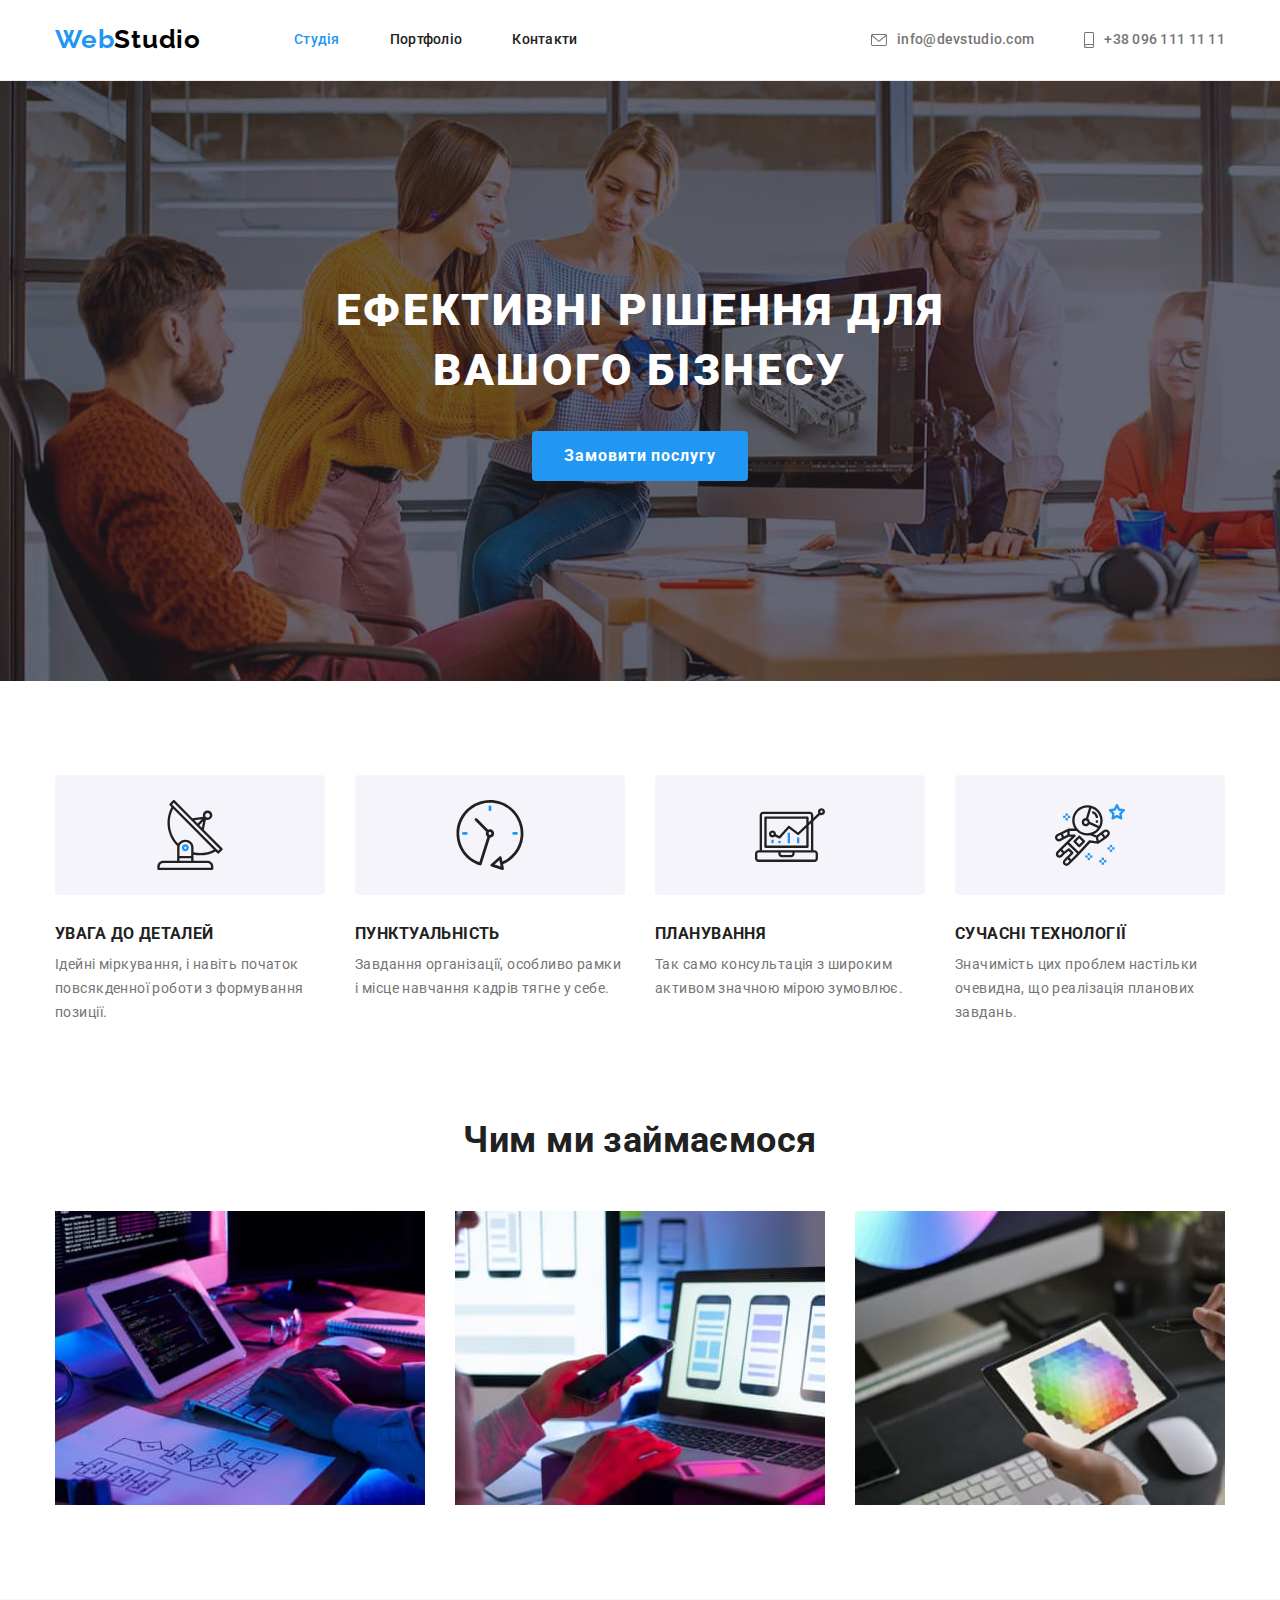
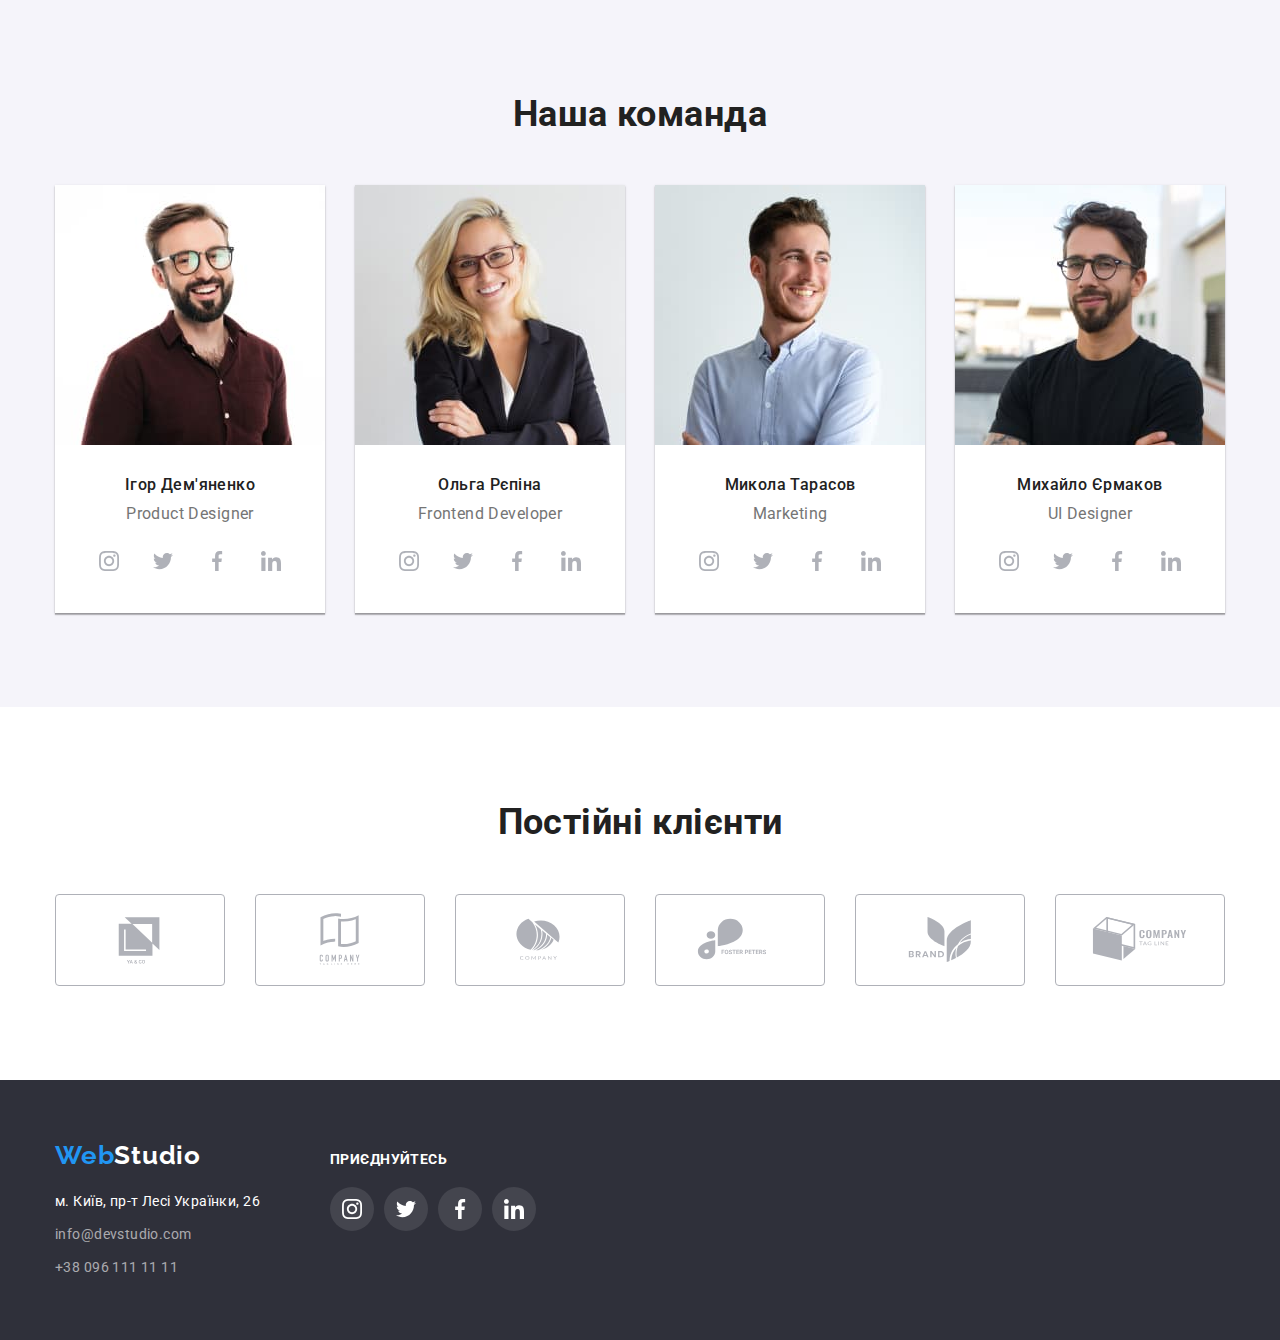
<file: index.html>
<!DOCTYPE html>
<html lang="uk">

<head>
    <meta charset="UTF-8" />
    <meta http-equiv="X-UA-Compatible" content="IE=edge" />
    <meta name="viewport" content="width=device-width, initial-scale=1.0" />
    <title>WebStudio</title>
    <link rel="preconnect" href="https://fonts.googleapis.com" />
    <link rel="preconnect" href="https://fonts.gstatic.com" crossorigin />
    <link
        href="https://fonts.googleapis.com/css2?family=Raleway:wght@700&family=Roboto:wght@400;500;700;900&display=swap"
        rel="stylesheet" />
    <link rel="stylesheet" href="https://cdn.jsdelivr.net/npm/modern-normalize@1.1.0/modern-normalize.min.css" />
    <link rel="stylesheet" href="./css/styles.css" />
</head>

<body>
    <header class="page-header">
        <div class="container page-header-container">
            <nav class="navigation page-nav">
                <a class="logotype link" href="./index.html" lang="en">Web<span class="logo-header">Studio</span></a>
                <ul class="menu list">
                    <li class="menu-item">
                        <a class="menu-link link current" href="./index.html">Студія</a>
                    </li>
                    <li class="menu-item">
                        <a class="menu-link link" href="./portfolio.html">Портфоліо</a>
                    </li>
                    <li class="menu-item"><a class="menu-link link" href="#">Контакти</a></li>
                </ul>
            </nav>
            <ul class="menu-contact list">
                <li class="list-item">
                    <a class="list-link link" href="mailto:info@devstudio.com">
                        <svg class="header-icon" width="16px" height="12px">
                            <use href="./images/sprite.svg#icon-envelope"></use>
                        </svg>info@devstudio.com</a>
                </li>
                <li class="list-item">
                    <a class="list-link link" href="tel:+380961111111">
                        <svg class="header-icon" width="10px" height="16px">
                            <use href="./images/sprite.svg#icon-smartphone"></use>
                        </svg>+38 096 111 11 11</a>
                </li>
            </ul>
        </div>
    </header>
    <main class="page-main">
        <section class="hero">
            <div class="container">
                <h1 class="hero-title">Ефективні рішення для вашого бізнесу</h1>
                <button class="hero-btn" type="button">Замовити послугу</button>
            </div>
        </section>
        <section class="benefits section">
            <div class="container">
                <h2 class="main-title visually-hidden">Наші особливості</h2>
                <ul class="benefit-list list">
                    <li class="benefit-item">
                        <div class="benefit-icon-wrap">
                            <svg class="benefit-icon" width="70px" height="70px">
                                <use href="./images/sprite.svg#icon-antenna"></use>
                            </svg>
                        </div>
                        <h3 class="benefit-title">Увага до деталей</h3>
                        <p class="benefit-text">
                            Ідейні міркування, і навіть початок повсякденної роботи з формування позиції.
                        </p>
                    </li>
                    <li class="benefit-item">
                        <div class="benefit-icon-wrap">
                            <svg class="benefit-icon" width="70px" height="70px">
                                <use href="./images/sprite.svg#icon-clock"></use>
                            </svg>
                        </div>
                        <h3 class="benefit-title">Пунктуальність</h3>
                        <p class="benefit-text">
                            Завдання організації, особливо рамки і місце навчання кадрів тягне у себе.
                        </p>
                    </li>
                    <li class="benefit-item">
                        <div class="benefit-icon-wrap">
                            <svg class="benefit-icon" width="70px" height="70px">
                                <use href="./images/sprite.svg#icon-diagram"></use>
                            </svg>
                        </div>
                        <h3 class="benefit-title">Планування</h3>
                        <p class="benefit-text">
                            Так само консультація з широким активом значною мірою зумовлює.
                        </p>
                    </li>
                    <li class="benefit-item">
                        <div class="benefit-icon-wrap">
                            <svg class="benefit-icon" width="70px" height="70px">
                                <use href="./images/sprite.svg#icon-astronaut"></use>
                            </svg>
                        </div>
                        <h3 class="benefit-title">Сучасні технології</h3>
                        <p class="benefit-text">
                            Значимість цих проблем настільки очевидна, що реалізація планових завдань.
                        </p>
                    </li>
                </ul>
            </div>
        </section>
        <section class="projects">
            <div class="container">
                <h2 class="project-title main-title">Чим ми займаємося</h2>
                <ul class="project-list list">
                    <li class="project-item">
                        <img src="./images/img-1.jpg" alt="Робота за комп'ютером" width="370" height="294" />
                    </li>
                    <li class="project-item">
                        <img src="./images/img-2.jpg" alt="Робота за ноутбуком" width="370" height="294" />
                    </li>
                    <li class="project-item">
                        <img src="./images/img-3.jpg" alt="Робота на планшеті" width="370" height="294" />
                    </li>
                </ul>
            </div>
        </section>
        <section class="team section">
            <div class="container">
                <h2 class="team-title main-title">Наша команда</h2>
                <ul class="team-list list">
                    <li class="team-card">
                        <img class="team-img" src="./images/person-1.jpg" alt="Ігор Дем'яненко фото" width="270"
                            height="260" />
                        <div class="indent-card">
                            <h3 class="team-name">Ігор Дем'яненко</h3>
                            <p class="team-position" lang="en">Product Designer</p>
                            <ul class="team-icon-list list">
                                <li class="team-icon-item">
                                    <a class="team-icon-link link" href="#">
                                        <svg class="team-icon" width="20px" height="20px">
                                            <use href="./images/sprite.svg#icon-instagram"></use>
                                        </svg>
                                    </a>
                                </li>
                                <li class="team-icon-item">
                                    <a class="team-icon-link link" href="#">
                                        <svg class="team-icon" width="20px" height="20px">
                                            <use href="./images/sprite.svg#icon-twitter"></use>
                                        </svg>
                                    </a>
                                </li>
                                <li class="team-icon-item">
                                    <a class="team-icon-link link" href="#">
                                        <svg class="team-icon" width="20px" height="20px">
                                            <use href="./images/sprite.svg#icon-facebook"></use>
                                        </svg>
                                    </a>
                                </li>
                                <li class="team-icon-item">
                                    <a class="team-icon-link link" href="#">
                                        <svg class="team-icon" width="20px" height="20px">
                                            <use href="./images/sprite.svg#icon-linkedin"></use>
                                        </svg>
                                    </a>
                                </li>
                            </ul>
                        </div>
                    </li>
                    <li class="team-card">
                        <img class="team-img" src="./images/person-2.jpg" alt="Ольга Рєпіна фото" width="270"
                            height="260" />
                        <div class="indent-card">
                            <h3 class="team-name">Ольга Рєпіна</h3>
                            <p class="team-position" lang="en">Frontend Developer</p>
                            <ul class="team-icon-list list">
                                <li class="team-icon-item">
                                    <a class="team-icon-link link" href="#">
                                        <svg class="team-icon" width="20px" height="20px">
                                            <use href="./images/sprite.svg#icon-instagram"></use>
                                        </svg>
                                    </a>
                                </li>
                                <li class="team-icon-item">
                                    <a class="team-icon-link link" href="#">
                                        <svg class="team-icon" width="20px" height="20px">
                                            <use href="./images/sprite.svg#icon-twitter"></use>
                                        </svg>
                                    </a>
                                </li>
                                <li class="team-icon-item">
                                    <a class="team-icon-link link" href="#">
                                        <svg class="team-icon" width="20px" height="20px">
                                            <use href="./images/sprite.svg#icon-facebook"></use>
                                        </svg>
                                    </a>
                                </li>
                                <li class="team-icon-item">
                                    <a class="team-icon-link link" href="#">
                                        <svg class="team-icon" width="20px" height="20px">
                                            <use href="./images/sprite.svg#icon-linkedin"></use>
                                        </svg>
                                    </a>
                                </li>
                            </ul>
                        </div>
                    </li>
                    <li class="team-card">
                        <img class="team-img" src=" ./images/person-3.jpg" alt="Микола Тарасов фото" width="270"
                            height="260" />
                        <div class="indent-card">
                            <h3 class="team-name">Микола Тарасов</h3>
                            <p class="team-position" lang="en">Marketing</p>
                            <ul class="team-icon-list list">
                                <li class="team-icon-item">
                                    <a class="team-icon-link link" href="#">
                                        <svg class="team-icon" width="20px" height="20px">
                                            <use href="./images/sprite.svg#icon-instagram"></use>
                                        </svg>
                                    </a>
                                </li>
                                <li class="team-icon-item">
                                    <a class="team-icon-link link" href="#">
                                        <svg class="team-icon" width="20px" height="20px">
                                            <use href="./images/sprite.svg#icon-twitter"></use>
                                        </svg>
                                    </a>
                                </li>
                                <li class="team-icon-item">
                                    <a class="team-icon-link link" href="#">
                                        <svg class="team-icon" width="20px" height="20px">
                                            <use href="./images/sprite.svg#icon-facebook"></use>
                                        </svg>
                                    </a>
                                </li>
                                <li class="team-icon-item">
                                    <a class="team-icon-link link" href="#">
                                        <svg class="team-icon" width="20px" height="20px">
                                            <use href="./images/sprite.svg#icon-linkedin"></use>
                                        </svg>
                                    </a>
                                </li>
                            </ul>
                        </div>
                    </li>
                    <li class="team-card">
                        <img class="team-img" src=" ./images/person-4.jpg" alt="Михайло Єрмаков фото" width="270"
                            height="260" />
                        <div class="indent-card">
                            <h3 class="team-name">Михайло Єрмаков</h3>
                            <p class="team-position" lang="en">UI Designer</p>
                            <ul class="team-icon-list list">
                                <li class="team-icon-item">
                                    <a class="team-icon-link link" href="#">
                                        <svg class="team-icon" width="20px" height="20px">
                                            <use href="./images/sprite.svg#icon-instagram"></use>
                                        </svg>
                                    </a>
                                </li>
                                <li class="team-icon-item">
                                    <a class="team-icon-link link" href="#">
                                        <svg class="team-icon" width="20px" height="20px">
                                            <use href="./images/sprite.svg#icon-twitter"></use>
                                        </svg>
                                    </a>
                                </li>
                                <li class="team-icon-item">
                                    <a class="team-icon-link link" href="#">
                                        <svg class="team-icon" width="20px" height="20px">
                                            <use href="./images/sprite.svg#icon-facebook"></use>
                                        </svg>
                                    </a>
                                </li>
                                <li class="team-icon-item">
                                    <a class="team-icon-link link" href="#">
                                        <svg class="team-icon" width="20px" height="20px">
                                            <use href="./images/sprite.svg#icon-linkedin"></use>
                                        </svg>
                                    </a>
                                </li>
                            </ul>
                        </div>
                    </li>
                </ul>
            </div>
        </section>
        <section class="clients section">
            <div class="container">
                <h2 class="client-title main-title">Постійні клієнти</h2>
                <ul class="client-icon-list list">
                    <li>
                        <a class="client-icon-link link" href="">
                            <svg width="106px" height="60px">
                                <use href="./images/sprite.svg#icon-logo1"></use>
                            </svg>
                        </a>
                    </li>
                    <li>
                        <a class="client-icon-link link" href="">
                            <svg width="106px" height="60px">
                                <use href="./images/sprite.svg#icon-logo2"></use>
                            </svg>
                        </a>
                    </li>
                    <li>
                        <a class="client-icon-link link" href="">
                            <svg width="106px" height="60px">
                                <use href="./images/sprite.svg#icon-logo3"></use>
                            </svg>
                        </a>
                    </li>
                    <li>
                        <a class="client-icon-link link" href="">
                            <svg width="106px" height="60px">
                                <use href="./images/sprite.svg#icon-logo4"></use>
                            </svg>
                        </a>
                    </li>
                    <li>
                        <a class="client-icon-link link" href="">
                            <svg width="106px" height="60px">
                                <use href="./images/sprite.svg#icon-logo5"></use>
                            </svg>
                        </a>
                    </li>
                    <li>
                        <a class="client-icon-link link" href="">
                            <svg width="106px" height="60px">
                                <use href="./images/sprite.svg#icon-logo6"></use>
                            </svg>
                        </a>
                    </li>
                </ul>
            </div>
        </section>
    </main>
    <footer class="page-footer">
        <div class="container footer-wrap">
            <div class="right-wrap">
                <a class="logotype link logo-link-footer" href="./index.html" lang="en">Web<span
                        class="logo-footer">Studio</span></a>
                <address class="address-footer">
                    <ul class="list">
                        <li class="address-item">
                            <a class="address-link link" href="https://goo.gl/maps/DQUVDp7Fr1gkrE9Y7" target="_blank"
                                rel="noopener noreferrer nofollow">м. Київ, пр-т Лесі Українки,
                                26</a>
                        </li>
                        <li class="address-item">
                            <a class="info-link link" href="mailto:info@devstudio.com">info@devstudio.com</a>
                        </li>
                        <li class="address-item">
                            <a class="info-link link" href="tel:+380961111111">+38 096 111 11 11</a>
                        </li>
                    </ul>
                </address>
            </div>
            <div class="contacts-wrap">
                <p class="footer-text">Приєднуйтесь</p>

                <ul class="footer-icon-list list">
                    <li class="footer-icon-item">
                        <a class="footer-icon-link link" href="#">
                            <svg class="footer-icon" width="20px" height="20px">
                                <use href="./images/sprite.svg#icon-instagram"></use>
                            </svg>
                        </a>
                    </li>
                    <li class="footer-icon-item">
                        <a class="footer-icon-link link" href="#">
                            <svg class="footer-icon" width="20px" height="20px">
                                <use href="./images/sprite.svg#icon-twitter"></use>
                            </svg>
                        </a>
                    </li>
                    <li class="footer-icon-item">
                        <a class="footer-icon-link link" href="#">
                            <svg class="footer-icon" width="20px" height="20px">
                                <use href="./images/sprite.svg#icon-facebook"></use>
                            </svg>
                        </a>
                    </li>
                    <li class="footer-icon-item">
                        <a class="footer-icon-link link" href="#">
                            <svg class="footer-icon" width="20px" height="20px">
                                <use href="./images/sprite.svg#icon-linkedin"></use>
                            </svg>
                        </a>
                    </li>
                </ul>
            </div>
        </div>
    </footer>
</body>

</html>
</file>
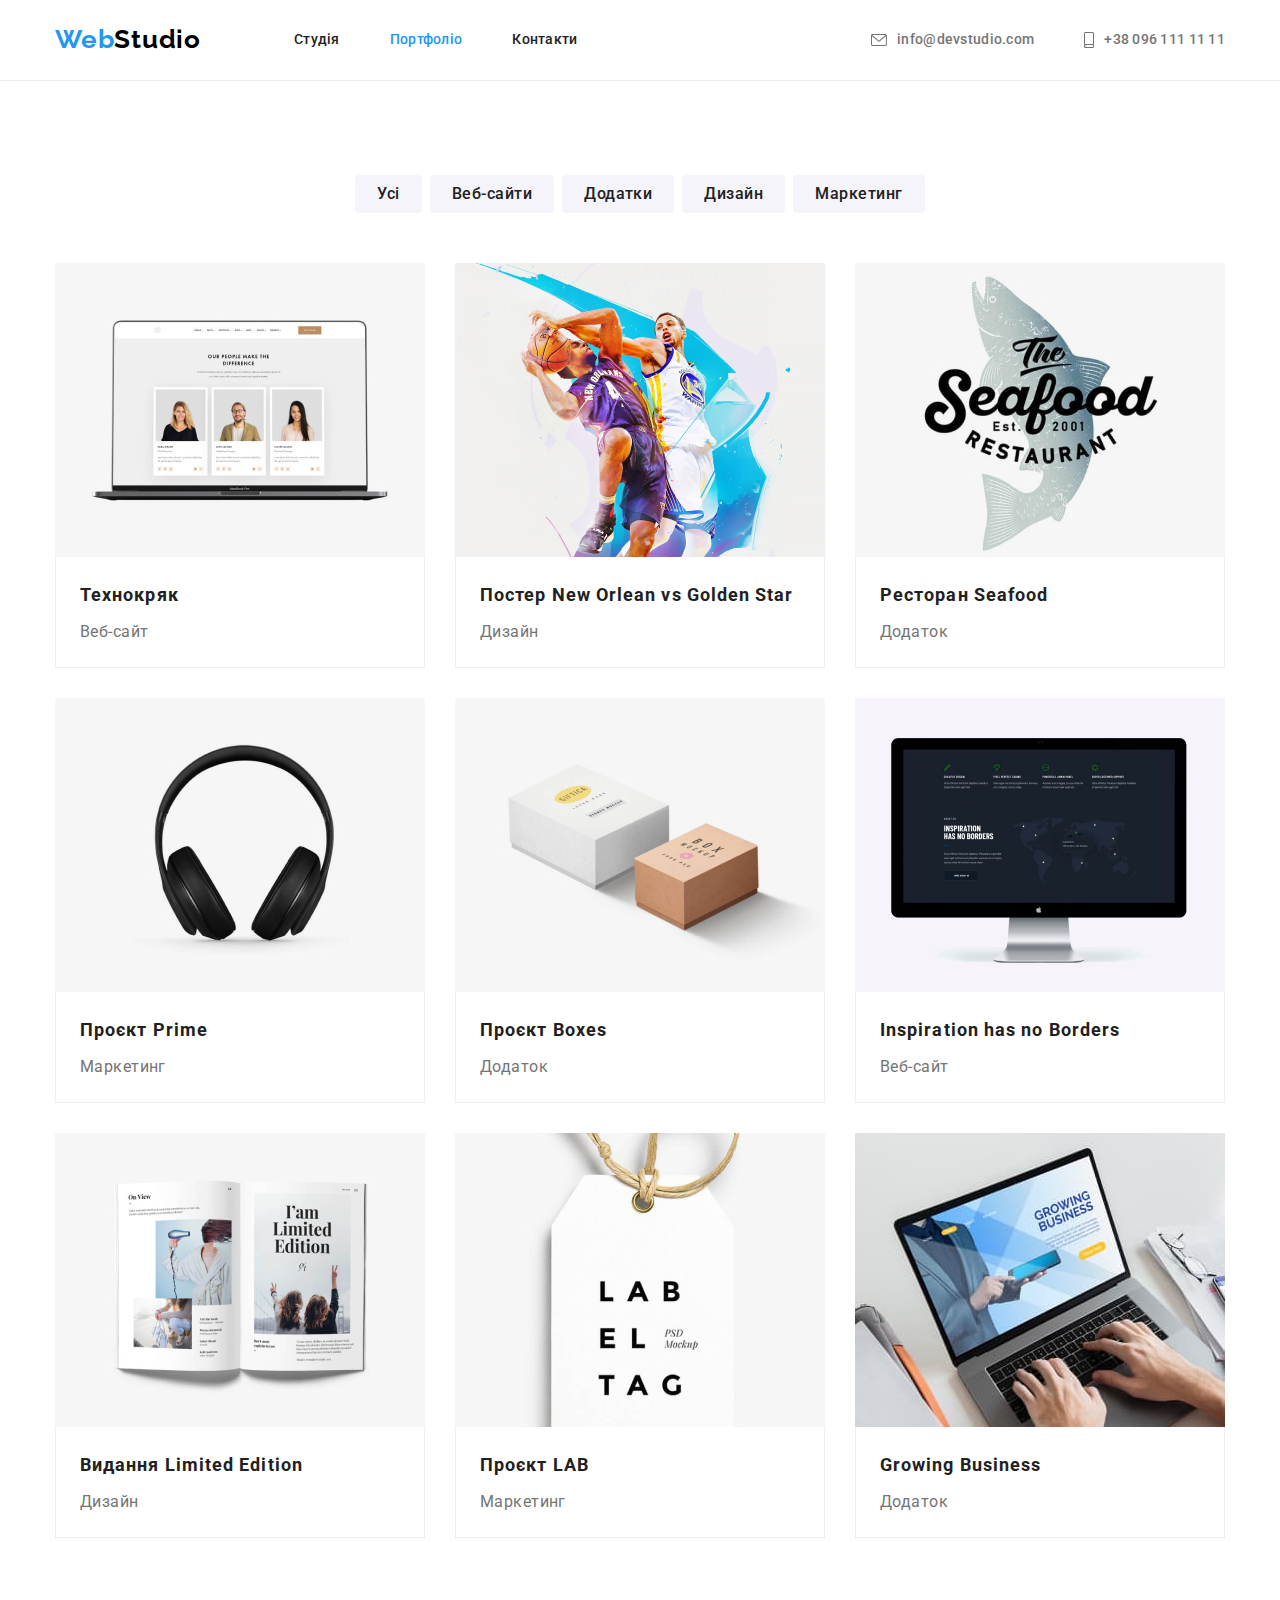
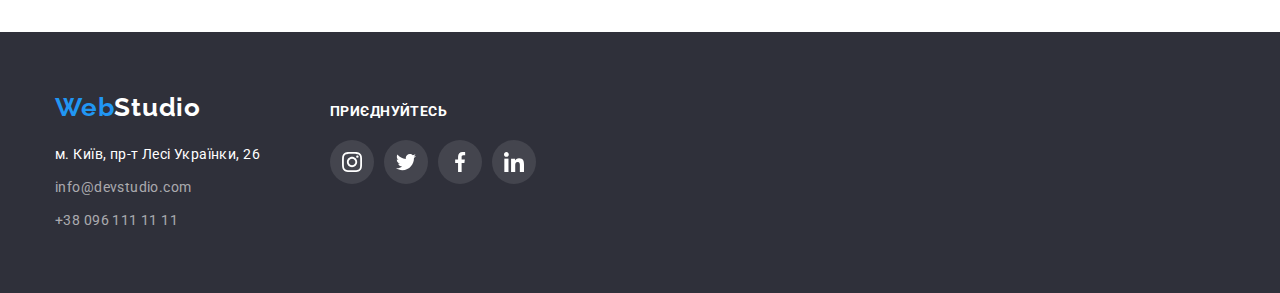
<file: portfolio.html>
<!DOCTYPE html>
<html lang="uk">

<head>
    <meta charset="UTF-8" />
    <meta http-equiv="X-UA-Compatible" content="IE=edge" />
    <meta name="viewport" content="width=device-width, initial-scale=1.0" />
    <title>Portfolio</title>
    <link rel="preconnect" href="https://fonts.googleapis.com" />
    <link rel="preconnect" href="https://fonts.gstatic.com" crossorigin />
    <link
        href="https://fonts.googleapis.com/css2?family=Raleway:wght@700&family=Roboto:wght@400;500;700;900&display=swap"
        rel="stylesheet" />
    <link rel="stylesheet" href="https://cdn.jsdelivr.net/npm/modern-normalize@1.1.0/modern-normalize.min.css" />
    <link rel="stylesheet" href="./css/styles.css" />
</head>

<body>
    <header class="page-header">
        <div class="container page-header-container">
            <nav class="navigation page-nav">
                <a class="logotype link" href="./index.html" lang="en">Web<span class="logo-header">Studio</span></a>
                <ul class="menu list">
                    <li class="menu-item">
                        <a class="menu-link link" href="./index.html">Студія</a>
                    </li>
                    <li class="menu-item">
                        <a class="menu-link link current" href="./portfolio.html">Портфоліо</a>
                    </li>
                    <li class="menu-item"><a class="menu-link link" href="#">Контакти</a></li>
                </ul>
            </nav>
            <ul class="menu-contact list">
                <li class="list-item">
                    <a class="list-link link" href="mailto:info@devstudio.com">
                        <svg class="header-icon" width="16px" height="12px">
                            <use href="./images/sprite.svg#icon-envelope"></use>
                        </svg>info@devstudio.com</a>
                </li>
                <li class="list-item">
                    <a class="list-link link" href="tel:+380961111111">
                        <svg class="header-icon" width="10px" height="16px">
                            <use href="./images/sprite.svg#icon-smartphone"></use>
                        </svg>+38 096 111 11 11</a>
                </li>
            </ul>
        </div>
    </header>

    <main class="page-portfolio">
        <section class="services section">
            <div class="container">
                <h1 class="visually-hidden">Наші послуги</h1>
                <ul class="service-list list">
                    <li class="service-item"><button class="service-btn" type="button">Усі</button></li>
                    <li class="service-item">
                        <button class="service-btn" type="button">Веб-сайти</button>
                    </li>
                    <li class="service-item"><button class="service-btn" type="button">Додатки</button></li>
                    <li class="service-item"><button class="service-btn" type="button">Дизайн</button></li>
                    <li class="service-item">
                        <button class="service-btn" type="button">Маркетинг</button>
                    </li>
                </ul>
                <ul class="service-card list">
                    <li class="service-card-item">
                        <a class="service-card-item-link link" href="#">
                            <img src="./images/laptop.jpg" alt="Ноутбук з веб-сайтом" width="370" height="294" />
                            <div class="indent-service-card">
                                <h2 class="service-title">Технокряк</h2>
                                <p class="service-text">Веб-сайт</p>
                            </div>
                        </a>
                    </li>
                    <li class="service-card-item">
                        <a class="service-card-item-link link" href="#">
                            <img src="./images/design.jpg" alt="Двоє чоловіків грають у баскетбол" width="370"
                                height="294" />
                            <div class="indent-service-card">
                                <h2 class="service-title">
                                    Постер <span lang="en">New Orlean vs Golden Star</span>
                                </h2>
                                <p class="service-text">Дизайн</p>
                            </div>
                        </a>
                    </li>
                    <li class="service-card-item">
                        <a class="service-card-item-link link" href="#">
                            <img src="./images/app.jpg" alt="Логотип ресторану" width="370" height="294" />
                            <div class="indent-service-card">
                                <h2 class="service-title">Ресторан <span lang="en">Seafood</span></h2>
                                <p class="service-text">Додаток</p>
                            </div>
                        </a>
                    </li>
                    <li class="service-card-item">
                        <a class="service-card-item-link link" href="#">
                            <img src="./images/marketing.jpg" alt="Навушники" width="370" height="294" />
                            <div class="indent-service-card">
                                <h2 class="service-title">Проєкт <span lang="en">Prime</span></h2>
                                <p class="service-text">Маркетинг</p>
                            </div>
                        </a>
                    </li>
                    <li class="service-card-item">
                        <a class="service-card-item-link link" href="#">
                            <img src="./images/block.jpg" alt="Дві коробки" width="370" height="294" />
                            <div class="indent-service-card">
                                <h2 class="service-title">Проєкт <span lang="en">Boxes</span></h2>
                                <p class="service-text">Додаток</p>
                            </div>
                        </a>
                    </li>
                    <li class="service-card-item">
                        <a class="service-card-item-link link" href="#">
                            <img src="./images/computer.jpg" alt="Комп'ютер з веб-сайтом" width="370" height="294" />
                            <div class="indent-service-card">
                                <h2 class="service-title" lang="en">Inspiration has no Borders</h2>
                                <p class="service-text">Веб-сайт</p>
                            </div>
                        </a>
                    </li>
                    <li class="service-card-item">
                        <a class="service-card-item-link link" href="#">
                            <img src="./images/book.jpg" alt="Відкрита книга" width="370" height="294" />
                            <div class="indent-service-card">
                                <h2 class="service-title">Видання <span lang="en">Limited Edition</span></h2>
                                <p class="service-text">Дизайн</p>
                            </div>
                        </a>
                    </li>
                    <li class="service-card-item">
                        <a class="service-card-item-link link" href="#">
                            <img src="./images/label.jpg" alt="Етикетка" width="370" height="294" />
                            <div class="indent-service-card">
                                <h2 class="service-title">Проєкт <span lang="en">LAB</span></h2>
                                <p class="service-text">Маркетинг</p>
                            </div>
                        </a>
                    </li>
                    <li class="service-card-item">
                        <a class="service-card-item-link link" href="#">
                            <img src="./images/laptop-app.jpg" alt="Чоловік працює за ноутбуком" width="370"
                                height="294" />
                            <div class="indent-service-card">
                                <h2 class="service-title" lang="en">Growing Business</h2>
                                <p class="service-text">Додаток</p>
                            </div>
                        </a>
                    </li>
                </ul>
            </div>
        </section>
    </main>

    <footer class="page-footer">
        <div class="container footer-wrap">
            <div class="right-wrap">
                <a class="logotype link logo-link-footer" href="./index.html" lang="en">Web<span
                        class="logo-footer">Studio</span></a>
                <address class="address-footer">
                    <ul class="list">
                        <li class="address-item">
                            <a class="address-link link" href="https://goo.gl/maps/DQUVDp7Fr1gkrE9Y7" target="_blank"
                                rel="noopener noreferrer nofollow">м. Київ, пр-т Лесі Українки,
                                26</a>
                        </li>
                        <li class="address-item">
                            <a class="info-link link" href="mailto:info@devstudio.com">info@devstudio.com</a>
                        </li>
                        <li class="address-item">
                            <a class="info-link link" href="tel:+380961111111">+38 096 111 11 11</a>
                        </li>
                    </ul>
                </address>
            </div>
            <div class="contacts-wrap">
                <p class="footer-text">Приєднуйтесь</p>

                <ul class="footer-icon-list list">
                    <li class="footer-icon-item">
                        <a class="footer-icon-link link" href="#">
                            <svg class="footer-icon" width="20px" height="20px">
                                <use href="./images/sprite.svg#icon-instagram"></use>
                            </svg>
                        </a>
                    </li>
                    <li class="footer-icon-item">
                        <a class="footer-icon-link link" href="#">
                            <svg class="footer-icon" width="20px" height="20px">
                                <use href="./images/sprite.svg#icon-twitter"></use>
                            </svg>
                        </a>
                    </li>
                    <li class="footer-icon-item">
                        <a class="footer-icon-link link" href="#">
                            <svg class="footer-icon" width="20px" height="20px">
                                <use href="./images/sprite.svg#icon-facebook"></use>
                            </svg>
                        </a>
                    </li>
                    <li class="footer-icon-item">
                        <a class="footer-icon-link link" href="#">
                            <svg class="footer-icon" width="20px" height="20px">
                                <use href="./images/sprite.svg#icon-linkedin"></use>
                            </svg>
                        </a>
                    </li>
                </ul>
            </div>
        </div>
    </footer>
</body>

</html>
</file>
<file: css/styles.css>
:root {
  --primary-font: 'Roboto', sans-serif;
  --accent-color: #2196f3;
  --btn-bg-color-hover: #188ce8;
  --color-logo-theme-dark: #fff;
  --color-logo-theme-light: #000;
  --primary-color: #212121;
  --secondary-color: #757575;
  --light-text-color: #fff;
  --link-color: rgba(255, 255, 255, 0.6);
  --bg-dark-color: #2f303a;
  --bg-light-color: #f5f4fa;
  --bg-card-color: #fff;
  --icon-header-color: #757575;
  --icon-color: #afb1b8;
  --footer-icon-color: #fff;
  --bg-benefit-card: #f5f4fa;
  --bg-hero-color: #c4c4c4;
  --border-page-color: #ececec;
  --border-service-card-color: #eeeeee;
}

.list {
  list-style: none;
}

.link {
  text-decoration: none;
}
button {
  cursor: pointer;
}

h1,
h2,
h3,
h4,
p {
  margin-top: 0;
  margin-bottom: 0;
}
ul,
ol {
  margin-top: 0;
  margin-bottom: 0;
  padding-left: 0;
}
img {
  display: block;
}
body {
  font-family: var(--primary-font);
  font-size: 14px;
  letter-spacing: 0.03em;
}

/* ============== COMPONENTS ============== */

.container {
  width: 1200px;
  margin-left: auto;
  margin-right: auto;
  padding-left: 15px;
  padding-right: 15px;
}
.logotype {
  font-family: 'Raleway', sans-serif;
  font-weight: 700;
  font-size: 26px;
  line-height: 1.19;
  letter-spacing: 0.03em;
  color: var(--accent-color);
  margin-right: 93px;
  padding-top: 24px;
  padding-bottom: 25px;
}

.hero-btn:hover,
.hero-btn:focus {
  background-color: var(--btn-bg-color-hover);
}

.main-title {
  font-weight: 700;
  font-size: 36px;
  line-height: 1.17;
  text-align: center;
  color: var(--primary-color);
}

.visually-hidden {
  position: absolute;
  white-space: nowrap;
  width: 1px;
  height: 1px;
  overflow: hidden;
  border: 0;
  padding: 0;
  clip: rect(0 0 0 0);
  clip-path: inset(50%);
  margin: -1px;
}
.section {
  padding-top: 94px;
  padding-bottom: 94px;
}
/* ============== /COMPONENTS ============== */

/* ============== HEADER ============== */

.page-header {
  border-bottom: 1px solid var(--border-page-color);
}
.page-header-container {
  display: flex;
  align-items: center;
}
.page-nav {
  display: flex;
  align-items: center;
}
.menu {
  display: flex;
  align-items: center;
}
.menu-item:not(:last-child),
.list-item:not(:last-child) {
  margin-right: 50px;
}

.menu-contact {
  margin-left: auto;
  align-items: center;
  display: flex;
}

.menu-link {
  display: inline-block;
  font-family: inherit;
  font-weight: 500;
  font-size: 14px;
  line-height: 1.14;
  letter-spacing: 0.02em;
  color: var(--primary-color);
  padding-top: 32px;
  padding-bottom: 32px;
}

.list-link {
  font-family: inherit;
  font-weight: 500;
  font-size: 14px;
  line-height: 1.14;
  letter-spacing: 0.02em;
  color: var(--secondary-color);
  display: flex;
  align-items: center;
  fill: currentColor;
  padding-top: 32px;
  padding-bottom: 32px;
}

.logo-header {
  color: var(--color-logo-theme-light);
}

.header-icon {
  margin-right: 10px;
}

.menu-link:hover,
.menu-link:focus,
.list-link:hover,
.list-link:focus,
.current,
.address-link:hover,
.address-link:focus,
.info-link:hover,
.info-link:focus {
  color: var(--accent-color);
}
/* ============== /HEADER ============== */

/* ============== HERO ============== */

.hero {
  background-image: linear-gradient(to right, rgba(47, 48, 58, 0.4), rgba(47, 48, 58, 0.4)),
    url('../images/bg-img.jpg');
  background-size: cover;
  background-color: var(--bg-hero-color);
  padding-top: 200px;
  padding-bottom: 200px;
}
.hero-title {
  font-weight: 900;
  font-size: 44px;
  line-height: 1.36;
  text-align: center;
  letter-spacing: 0.06em;
  text-transform: uppercase;
  color: var(--light-text-color);
  width: 700px;
  margin-left: auto;
  margin-right: auto;
  margin-bottom: 30px;
}
.hero-btn {
  font-family: inherit;
  font-weight: 700;
  font-size: 16px;
  line-height: 30px;
  letter-spacing: 0.06em;
  color: var(--light-text-color);
  background-color: var(--accent-color);
  border: 0;
  border-radius: 4px;
  padding: 10px 32px;
  display: block;
  margin: 0 auto;
}

/* ============== /HERO ============== */

/* ============== BENEFITS ============== */

.benefit-list {
  display: flex;
  gap: 30px;
}

.benefit-icon-wrap {
  display: flex;
  align-items: center;
  background-color: var(--bg-benefit-card);
  justify-content: center;
  width: 270px;
  height: 120px;
  border-radius: 4px;
  margin-bottom: 30px;
}

.benefit-title {
  font-weight: 700;
  line-height: 1.14;
  text-transform: uppercase;
  color: var(--primary-color);
  margin-bottom: 10px;
}

.benefit-text {
  line-height: 1.71;
  color: var(--secondary-color);
}
.benefit-item {
  flex-basis: calc((100% - 90px) / 4);
}

/* ============== /BENEFIT ============== */

/* ============== PROJECTS ============== */

.project-title {
  margin-bottom: 50px;
}

.project-list {
  display: flex;
  gap: 30px;
}
.projects {
  padding-bottom: 94px;
}
/* ============== /PROJECTS ============== */

/* ============== TEAM ============== */

.team-name {
  font-weight: 500;
  font-size: 16px;
  line-height: 1.19;
  color: var(--primary-color);
  margin-bottom: 10px;
}

.team-position {
  font-size: 16px;
  line-height: 1.19;
  color: var(--secondary-color);
  margin-bottom: 16px;
}

.team {
  background: var(--bg-light-color);
}
.team-title {
  margin-bottom: 50px;
}
.team-list {
  display: flex;
  gap: 30px;
  flex-wrap: wrap;
}

.team-card {
  background-color: var(--light-text-color);
  box-shadow: 0px 1px 3px rgba(0, 0, 0, 0.12), 0px 1px 1px rgba(0, 0, 0, 0.14),
    0px 2px 1px rgba(0, 0, 0, 0.2);
}
.indent-card {
  padding: 30px 20px;
  text-align: center;
  border-radius: 0px 0px 4px 4px;
}

.team-icon-list {
  display: flex;
  gap: 10px;
  justify-content: center;
}
.team-icon-link {
  display: flex;
  align-items: center;
  justify-content: center;
  width: 44px;
  height: 44px;
  border-radius: 50%;
  fill: var(--icon-color);
}

.team-icon-link:hover,
.team-icon-link:focus {
  background-color: var(--accent-color);
  fill: var(--light-text-color);
}

/* ============== /TEAM ============== */

/* ============== PORTFOLIO ============== */

.service-list {
  display: flex;
  justify-content: center;
  margin-bottom: 50px;
  column-gap: 8px;
}

.service-btn {
  font-family: inherit;
  font-weight: 500;
  font-size: 16px;
  line-height: 1.63;
  letter-spacing: 0.03em;
  color: var(--primary-color);
  background: var(--bg-light-color);
  cursor: pointer;
  border: 0;
  padding: 6px 22px;
  border-radius: 4px;
}
.service-btn:hover,
.service-btn:focus {
  color: var(--light-text-color);
  background-color: var(--accent-color);
  box-shadow: 0px 3px 1px rgba(0, 0, 0, 0.1), 0px 1px 2px rgba(0, 0, 0, 0.08),
    0px 2px 2px rgba(0, 0, 0, 0.12);
}

.service-card {
  display: flex;
  flex-wrap: wrap;
  gap: 30px;
}

.indent-service-card {
  padding: 20px 24px;
  border: 1px solid var(--border-service-card-color);
  border-top: none;
}


.service-card-item-link {
  display: inline-block;
}
.service-card-item-link:hover,
.service-card-item-link:focus {
  box-shadow: 0px 1px 1px rgba(0, 0, 0, 0.12), 0px 4px 4px rgba(0, 0, 0, 0.06),
      1px 4px 6px rgba(0, 0, 0, 0.16);

}
.service-title {
  font-weight: 700;
  font-size: 18px;
  line-height: 2;
  letter-spacing: 0.06em;
  color: var(--primary-color);
  margin-bottom: 4px;
}

.service-text {
  font-size: 16px;
  line-height: 1.88;
  color: var(--secondary-color);
}

.client-title {
  margin-bottom: 50px;
}

.client-icon-list {
  display: flex;
  gap: 30px;
}
.client-icon-link {
  display: flex;
  justify-content: center;
  align-items: center;
  width: 170px;
  height: 92px;
  fill: var(--icon-color);
  border: 1px solid var(--icon-color);
  border-radius: 4px;
}

.client-icon-link:hover,
.client-icon-link:focus {
  fill: var(--accent-color);
  border-color: var(--accent-color);
}

/* ============== /PORTFOLIO ============== */

/* ============== FOOTER ============== */

.address-footer {
  font-style: normal;
}
.page-footer {
  background-color: var(--bg-dark-color);
  padding-top: 60px;
  padding-bottom: 60px;
}
.logo-footer {
  color: var(--color-logo-theme-dark);
}
.logo-link-footer {
  margin-right: 0;
  margin-bottom: 20px;
  display: inline-block;
  padding: 0;
}
.address-item {
  line-height: 1.71;
}
.address-item:not(:last-child) {
  margin-bottom: 9px;
}

.address-link {
  color: var(--light-text-color);
}

.info-link {
  color: var(--link-color);
}

.footer-text {
  font-weight: 700;
  font-size: 14px;
  line-height: 1.14;
  letter-spacing: 0.03em;
  text-transform: uppercase;
  color: var(--light-text-color);
  margin-bottom: 20px;
}
.footer-icon-list {
  display: flex;
  gap: 10px;
}
.footer-icon-link {
  display: flex;
  align-items: center;
  justify-content: center;
  width: 44px;
  height: 44px;
  border-radius: 50%;
  fill: var(--footer-icon-color);
  background-color: rgba(255, 255, 255, 0.1);
}

.footer-icon-link:hover,
.footer-icon-link:focus {
  background-color: var(--accent-color);
}
.footer-wrap {
  display: flex;
  align-items: baseline;
}
.right-wrap {
  margin-right: 70px;
}

/* ============== /FOOTER ============== */
</file>
